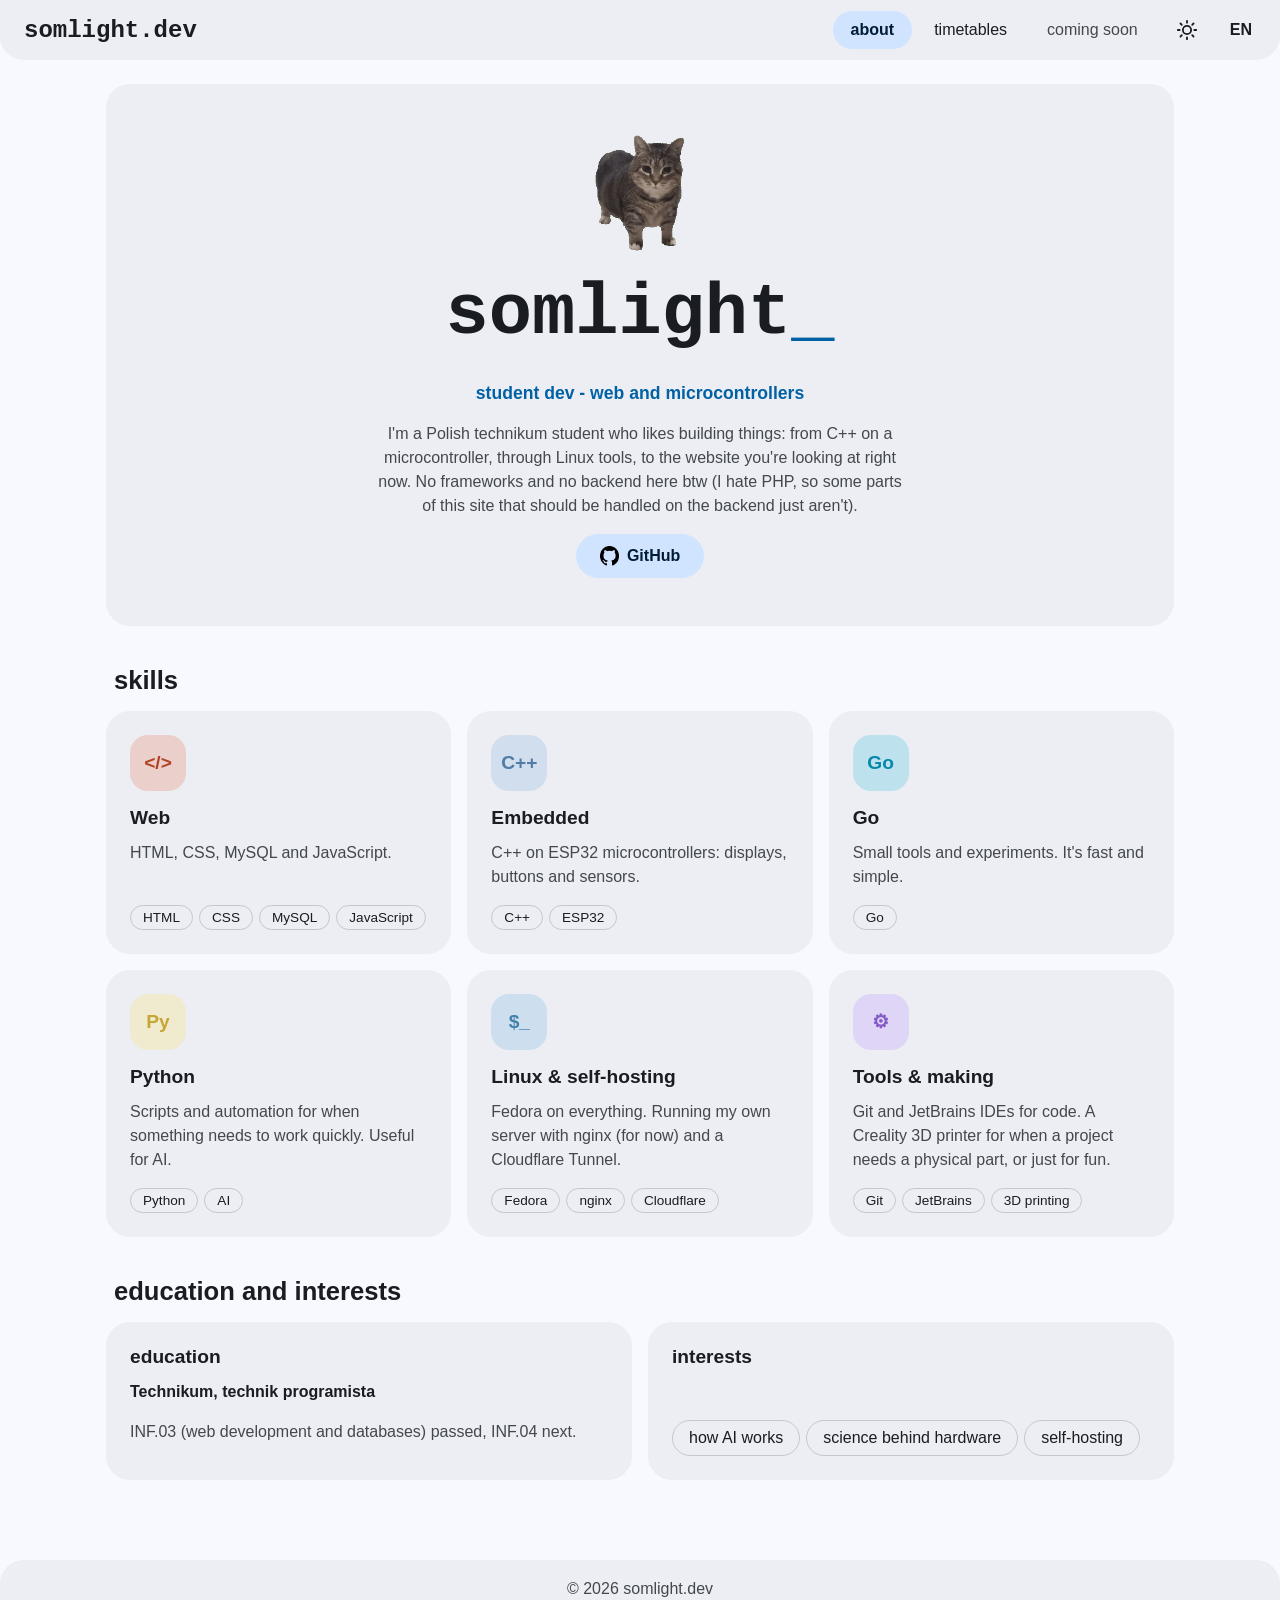
<file: index.html>
<!doctype html>
<html lang="en">
<head>
    <meta http-equiv="refresh" content="0; url=/about/">
    <meta charset="UTF-8">
    <meta name="viewport" content="width=device-width, initial-scale=1.0">
    <title>somlight.dev</title>

    <link rel="stylesheet" href="/theme.css">
    <script src="/layout.js"></script>
</head>
<body>
<main>nothing here (yet)</main>
</body>
</html>
</file>
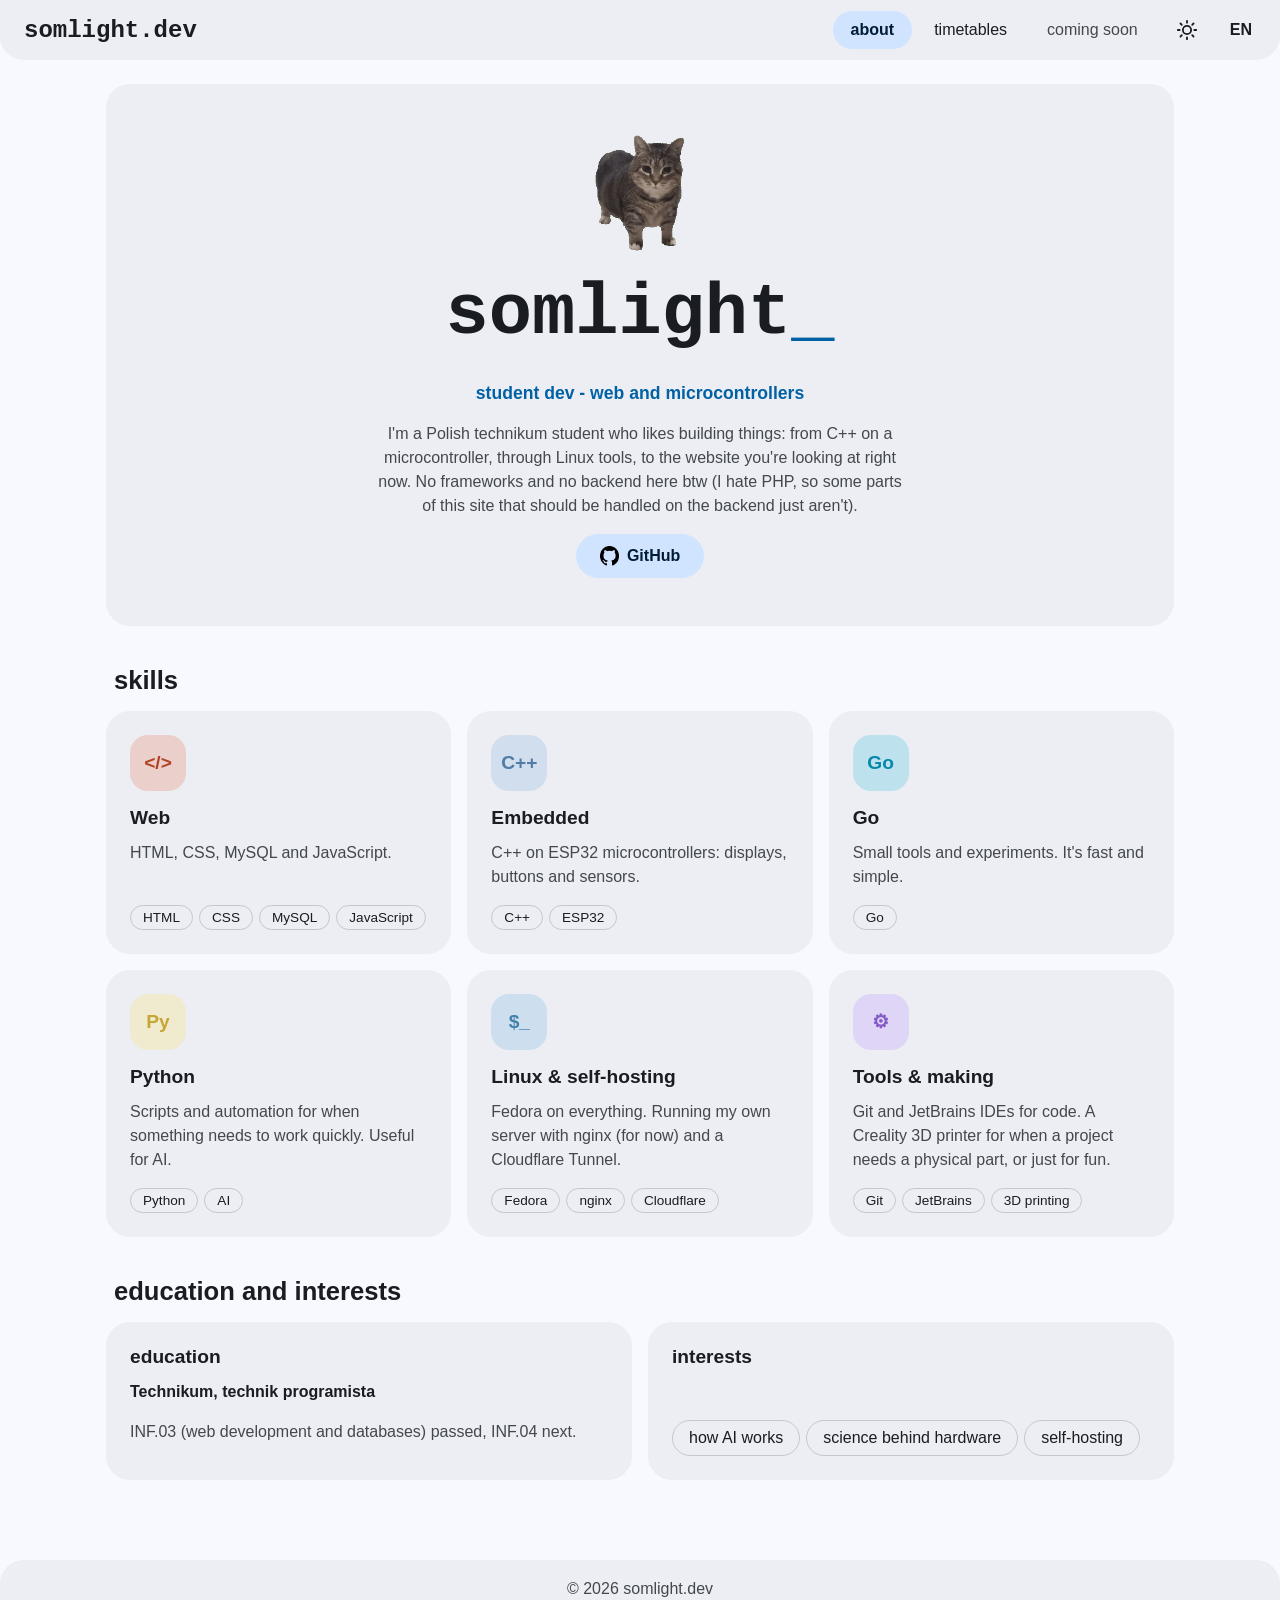
<file: about/index.html>
<!doctype html>
<html lang="en">
<head>
    <meta charset="UTF-8">
    <meta name="viewport" content="width=device-width, initial-scale=1.0">
    <title>somlight.dev</title>
    <meta name="description" content="somlight - student developer: web, embedded C++, Linux and self-hosting.">

    <link rel="stylesheet" href="/theme.css">
    <link rel="stylesheet" href="style.css">
    <script src="/layout.js"></script>
</head>
<body>
<main>

    <section id="hero" class="card">
        <div id="catCon">
            <span id="petCnt"></span>
            <img src="cat.png" alt="" id="cat">
        </div>
        <p id="nickname">somlight<span id="blinker">_</span></p>
        <p class="tagline" data-translation-id="hero.tagline">student dev - web and microcontrollers</p>
        <p class="bio" data-translation-id="hero.bio">I'm a Polish technikum student who likes building things: from C++ on a microcontroller, through Linux tools, to the website you're looking at right now. No frameworks and no backend here btw (I hate PHP, so some parts of this site that should be handled on the backend just aren't).</p>
        <div class="heroLinks">
            <a class="pillBtn" href="https://github.com/somlight">
                <img src="github.png" alt="" id="linkIcon">
                GitHub
            </a>
        </div>
    </section>

    <section>
        <h2 data-translation-id="skills.title">skills</h2>
        <div class="grid">
            <article class="card">
                <div class="badge web">&lt;/&gt;</div>
                <h3 data-translation-id="skills.web.title">Web</h3>
                <p data-translation-id="skills.web.desc">HTML, CSS, MySQL and JavaScript.</p>
                <ul class="chips"><li>HTML</li><li>CSS</li><li>MySQL</li><li>JavaScript</li></ul>
            </article>

            <article class="card">
                <div class="badge cpp">C++</div>
                <h3 data-translation-id="skills.embedded.title">Embedded</h3>
                <p data-translation-id="skills.embedded.desc">C++ on ESP32 microcontrollers: displays, buttons and sensors.</p>
                <ul class="chips"><li>C++</li><li>ESP32</li></ul>
            </article>

            <article class="card">
                <div class="badge go">Go</div>
                <h3>Go</h3>
                <p data-translation-id="skills.go.desc">Small tools and experiments. It's fast and simple.</p>
                <ul class="chips"><li>Go</li></ul>
            </article>

            <article class="card">
                <div class="badge py">Py</div>
                <h3>Python</h3>
                <p data-translation-id="skills.python.desc">Scripts and automation for when something needs to work quickly. Useful for AI.</p>
                <ul class="chips"><li>Python</li><li>AI</li></ul>
            </article>

            <article class="card">
                <div class="badge linux">$_</div>
                <h3 data-translation-id="skills.linux.title">Linux &amp; self-hosting</h3>
                <p data-translation-id="skills.linux.desc">Fedora on everything. Running my own server with nginx (for now) and a Cloudflare Tunnel.</p>
                <ul class="chips"><li>Fedora</li><li>nginx</li><li>Cloudflare</li></ul>
            </article>

            <article class="card">
                <div class="badge tools">⚙</div>
                <h3 data-translation-id="skills.tools.title">Tools &amp; making</h3>
                <p data-translation-id="skills.tools.desc">Git and JetBrains IDEs for code. A Creality 3D printer for when a project needs a physical part, or just for fun.</p>
                <ul class="chips"><li>Git</li><li>JetBrains</li><li data-translation-id="chip.3dPrint">3D printing</li></ul>
            </article>
        </div>
    </section>

    <section>
        <h2 data-translation-id="eduInt.title">education and interests</h2>
        <div class="grid two">
            <article class="card">
                <h3 data-translation-id="edu.title">education</h3>
                <p class="school" data-translation-id="edu.school">Technikum, technik programista</p>
                <p data-translation-id="edu.desc">INF.03 (web development and databases) passed, INF.04 next.</p>
            </article>
            <article class="card">
                <h3 data-translation-id="interests.title">interests</h3>
                <ul class="chips big">
                    <li data-translation-id="interests.ai">how AI works</li>
                    <li data-translation-id="interests.hardware">science behind hardware</li>
                    <li data-translation-id="interests.selfHost">self-hosting</li>
                </ul>
            </article>
        </div>
    </section>

</main>
<script src="strings.js"></script>
<script src="index.js"></script>
</body>
</html>
</file>
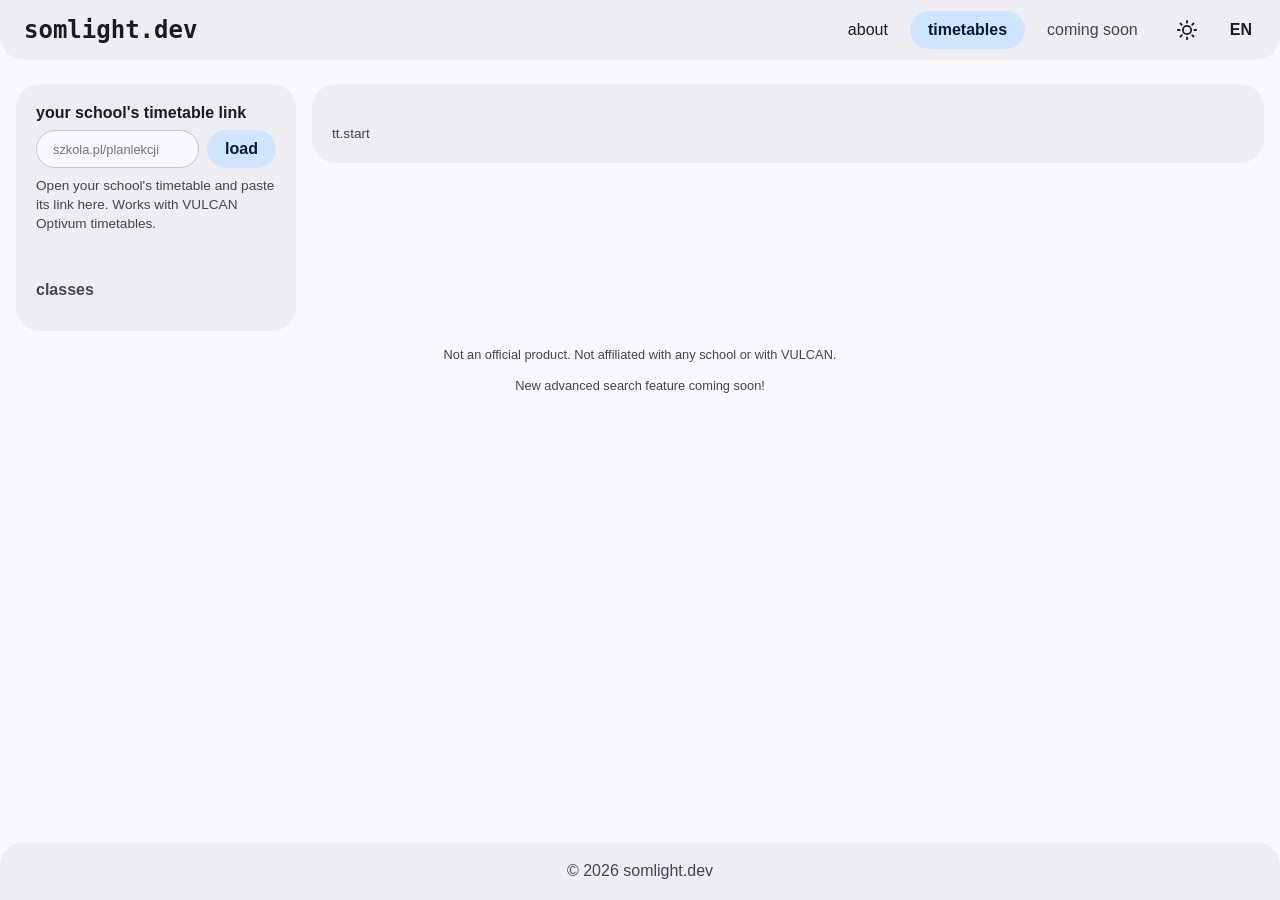
<file: timetableSearch/index.html>
<!doctype html>
<html lang="en">
<head>
    <meta charset="UTF-8">
    <meta name="viewport" content="width=device-width, initial-scale=1.0">
    <title>timetables · somlight.dev</title>

    <link rel="stylesheet" href="/theme.css">
    <link rel="stylesheet" href="style.css">
    <script src="/layout.js"></script>
</head>
<body>
<main>
    <div id="app">
        <aside id="sidebar" class="panel">
            <form id="schoolForm">
                <label for="schoolUrl" data-translation-id="tt.urlLabel">your school's timetable link</label>
                <div class="inputRow">
                    <input type="text" id="schoolUrl" placeholder="szkola.pl/planlekcji" autocomplete="off">
                    <button type="submit" class="btn" data-translation-id="tt.load">load</button>
                </div>
                <p class="hint" data-translation-id="tt.hint">Open your school's timetable and paste its link here. Works with VULCAN Optivum timetables.</p>
            </form>

            <div class="inputRow" id="savedRow">
                <select id="schoolSelect" aria-label="saved schools"></select>
                <button type="button" class="btn ghost" id="refreshBtn" data-translation-id="tt.refresh">refresh</button>
            </div>

            <p id="infoBox" aria-live="polite"></p>

            <h3 data-translation-id="tt.classes">classes</h3>
            <div id="classList"></div>
        </aside>

        <section id="content" class="panel">
            <h2 id="classTitle"></h2>
            <div id="tableCon">
                <p class="hint" data-translation-id="tt.pick">Pick a class on the left.</p>
            </div>
        </section>
    </div>

    <p class="disclaimer" data-translation-id="tt.disclaimer">Not an official product. Not affiliated with any school or with VULCAN.</p>
    <p class="disclaimer" data-translation-id="tt.soonInfo">New advanced search feature coming soon!</p>
</main>

<noscript>This page needs JavaScript to work.</noscript>
<script src="strings.js"></script>
<script src="script.js"></script>
</body>
</html>
</file>
<file: theme.css>
/* ---------- colors ---------- */
:root {
    --bg: #111418;
    --surface: #1d2024;
    --surface-high: #282a2f;
    --text: #e2e2e9;
    --muted: #c3c7cf;
    --accent: #9ecaff;
    --on-accent: #003258;
    --accent-container: #00497d;
    --on-accent-container: #d1e4ff;
    --border: #43474e;
}

[data-theme="light"] {
    --bg: #f8f9ff;
    --surface: #eceef4;
    --surface-high: #e0e2e8;
    --text: #191c20;
    --muted: #43474e;
    --accent: #0061a4;
    --on-accent: #ffffff;
    --accent-container: #d1e4ff;
    --on-accent-container: #001d36;
    --border: #c3c7cf;
}

/* ---------- base ---------- */
* {
    box-sizing: border-box;
}

html {
    scrollbar-width: none;
}
::-webkit-scrollbar {
    display: none;
}

body, header, footer, main, nav, a, button, div {
    transition: background-color 0.2s, color 0.2s, border-color 0.2s;
}

body {
    margin: 0;
    min-height: 100vh;
    display: flex;
    flex-direction: column;
    background-color: var(--bg);
    color: var(--text);
    font-family: sans-serif;
}

main {
    flex: 1;
}

a {
    color: var(--accent);
}

/* ---------- header ---------- */
header {
    position: relative;
    display: flex;
    align-items: center;
    gap: 8px;
    margin-bottom: 24px;
    padding: 8px 16px 8px 24px;
    background-color: var(--surface);
    border-radius: 0 0 24px 24px;
}

#logo {
    margin-right: auto;
    color: var(--text);
    text-decoration: none;
    font-family: monospace;
    font-size: 1.5rem;
    font-weight: bold;
}

#navList {
    display: flex;
    gap: 4px;
    margin: 0;
    padding: 0;
    list-style: none;
}

#navList a {
    display: block;
    padding: 10px 18px;
    border-radius: 999px;
    color: var(--text);
    text-decoration: none;
}

#navList a:hover {
    background-color: var(--surface-high);
}

#navList a.active {
    background-color: var(--accent-container);
    color: var(--on-accent-container);
    font-weight: 600;
}

#navList a.soon {
    color: var(--muted);
}

.iconBtn {
    display: grid;
    place-items: center;
    min-width: 44px;
    height: 44px;
    padding: 0 12px;
    border: none;
    border-radius: 999px;
    background-color: transparent;
    color: var(--text);
    font: inherit;
    font-weight: 600;
    cursor: pointer;
}

.iconBtn:hover {
    background-color: var(--surface-high);
}

.iconBtn svg {
    width: 22px;
    height: 22px;
}

.iconSun { display: none; }
[data-theme="light"] .iconSun { display: block; }
[data-theme="light"] .iconMoon { display: none; }

#menuBtn {
    display: none;
}

/* ---------- mobile: nav into a dropdown ---------- */
@media (max-width: 820px) {
    #menuBtn {
        display: grid;
    }

    nav {
        display: none;
        position: absolute;
        top: calc(100% + 24px);
        right: 16px;
        z-index: 10;
        min-width: 220px;
        padding: 8px;
        background-color: var(--surface);
        border: 1px solid var(--border);
        border-radius: 24px;
        box-shadow: 0 8px 24px rgb(0 0 0 / 0.25);
    }

    nav.open {
        display: block;
    }

    #navList {
        flex-direction: column;
    }
}

/* ---------- footer ---------- */
footer {
    margin-top: 40px;
    padding: 20px 16px;
    background-color: var(--surface);
    border-radius: 24px 24px 0 0;
    color: var(--muted);
    text-align: center;
}
</file>
<file: about/style.css>
main {
    width: min(1100px, 100%);
    margin: 0 auto;
    padding: 0 16px;
}

section {
    margin-bottom: 40px;
}

h2 {
    margin: 0 0 16px 8px;
    font-size: 1.6rem;
}

h3 {
    margin: 0 0 8px;
    font-size: 1.2rem;
}

.card {
    display: flex;
    flex-direction: column;
    gap: 4px;
    padding: 24px;
    background-color: var(--surface);
    border-radius: 24px;
}

.card p {
    margin: 0 0 12px;
    color: var(--muted);
    line-height: 1.5;
}

.card .school {
    color: var(--text);
    font-weight: 600;
}

.grid {
    display: grid;
    grid-template-columns: repeat(auto-fit, minmax(260px, 1fr));
    gap: 16px;
}

.grid.two {
    grid-template-columns: repeat(auto-fit, minmax(320px, 1fr));
}

.badge {
    --c: var(--accent);
    display: grid;
    place-items: center;
    width: 56px;
    height: 56px;
    margin-bottom: 12px;
    border-radius: 18px;
    background-color: color-mix(in srgb, var(--c) 20%, transparent);
    color: color-mix(in srgb, var(--c) 75%, var(--text));
    font-size: 1.2rem;
    font-weight: bold;
}

.badge.web { --c: #e34f26; }
.badge.cpp { --c: #659ad2; }
.badge.go { --c: #00add8; }
.badge.py { --c: #ffd43b; }
.badge.linux { --c: #51a2da; }
.badge.tools { --c: #a970ff; }

.chips {
    display: flex;
    flex-wrap: wrap;
    gap: 6px;
    margin: auto 0 0;
    padding: 0;
    list-style: none;
}

.chips li {
    padding: 4px 12px;
    border: 1px solid var(--border);
    border-radius: 999px;
    font-size: 0.85rem;
}

.chips.big li {
    padding: 8px 16px;
    font-size: 1rem;
}

#hero {
    align-items: center;
    padding: 48px 24px;
    text-align: center;
}

#nickname {
    margin: 0 0 8px;
    font-family: monospace;
    font-size: clamp(2.5rem, 8vw, 4.5rem);
    font-weight: bold;
    color: var(--text);
    user-select: none;
}

#blinker {
    color: var(--accent);
    animation: blink 1.2s step-end infinite;
}

@keyframes blink {
    50% { opacity: 0; }
}

#hero .tagline {
    color: var(--accent);
    font-weight: 600;
    font-size: 1.1rem;
}

#hero .bio {
    max-width: 60ch;
}

.heroLinks {
    display: flex;
    flex-wrap: wrap;
    justify-content: center;
    gap: 8px;
}

.pillBtn {
    display: inline-flex;
    align-items: center;
    gap: 8px;
    padding: 12px 24px;
    border-radius: 999px;
    background-color: var(--accent-container);
    color: var(--on-accent-container);
    font-weight: 600;
    text-decoration: none;
    transition: transform 0.1s ease-in-out, background-color 0.2s;
}

.pillBtn:hover {
    transform: scale(1.05);
}

.pillBtn:active {
    transform: scale(0.95);
}

#linkIcon {
    width: 1.2em;
}

[data-theme="light"] #linkIcon {
    filter: invert(1);
}

#catCon {
    position: relative;
}

#cat {
    width: 120px;
    cursor: pointer;
    user-select: none;
    -webkit-user-drag: none;
    transition: transform 0.1s ease-in-out;
}

#cat:hover {
    transform: scale(1.05);
}

#cat:active {
    transform: scale(0.95, 0.85);
}

#petCnt {
    position: absolute;
    top: 0;
    right: -16px;
    color: var(--accent);
    font-weight: bold;
}

.dvdCat {
    position: fixed;
    width: 200px;
    z-index: 100;
    pointer-events: none;
}

@keyframes rainbow {
    from { filter: sepia(1) saturate(5) hue-rotate(0deg); }
    to { filter: sepia(1) saturate(5) hue-rotate(360deg); }
}

.rainbow {
    animation: rainbow 1s linear infinite;
}
</file>
<file: timetableSearch/style.css>
main {
    width: min(1400px, 100%);
    margin: 0 auto;
    padding: 0 16px;
}

#app {
    display: grid;
    grid-template-columns: 280px 1fr;
    gap: 16px;
    align-items: start;
}

.panel {
    padding: 20px;
    background-color: var(--surface);
    border-radius: 24px;
}

h2, h3 {
    margin: 0 0 12px;
}

h3 {
    margin-top: 20px;
    font-size: 1rem;
    color: var(--muted);
}

.hint {
    margin: 8px 0 0;
    color: var(--muted);
    font-size: 0.85rem;
    line-height: 1.4;
}

.disclaimer {
    margin: 16px 0 0;
    color: var(--muted);
    font-size: 0.8rem;
    text-align: center;
}

label {
    display: block;
    margin-bottom: 8px;
    font-weight: 600;
}

.inputRow {
    display: flex;
    gap: 8px;
    margin-top: 12px;
}

#schoolForm .inputRow {
    margin-top: 0;
}

input, select {
    flex: 1;
    min-width: 0;
    padding: 10px 16px;
    border: 1px solid var(--border);
    border-radius: 999px;
    background-color: var(--bg);
    color: var(--text);
    font: inherit;
    font-size: 0.8rem;
}

input:focus, select:focus {
    outline: 2px solid var(--accent);
    outline-offset: -1px;
}

.btn {
    padding: 10px 18px;
    border: none;
    border-radius: 999px;
    background-color: var(--accent-container);
    color: var(--on-accent-container);
    font: inherit;
    font-weight: 600;
    cursor: pointer;
}

.btn.ghost {
    background-color: transparent;
    border: 1px solid var(--border);
    color: var(--text);
}

.btn:disabled {
    opacity: 0.5;
    cursor: wait;
}

#infoBox {
    min-height: 1.2em;
    margin: 12px 0 0;
    color: var(--muted);
    font-size: 0.85rem;
}

#infoBox.error {
    color: #ff8a80;
}

[data-theme="light"] #infoBox.error {
    color: #b3261e;
}

#classList {
    display: flex;
    flex-wrap: wrap;
    gap: 6px;
}

.classBtn {
    padding: 6px 12px;
    border: 1px solid var(--border);
    border-radius: 999px;
    background-color: transparent;
    color: var(--text);
    font: inherit;
    font-size: 0.9rem;
    cursor: pointer;
}

.classBtn:hover {
    background-color: var(--surface-high);
}

.classBtn.active {
    background-color: var(--accent-container);
    border-color: transparent;
    color: var(--on-accent-container);
    font-weight: 600;
}

#content {
    min-width: 0;
}

#tableCon {
    overflow-x: auto;
}

table {
    width: 100%;
    border-collapse: separate;
    border-spacing: 4px;
}

th {
    padding: 6px;
    color: var(--muted);
    font-weight: 600;
    font-size: 0.85rem;
}

.periodCell {
    width: 1%;
    white-space: nowrap;
}

.periodNr {
    display: block;
    color: var(--text);
    font-size: 1rem;
}

.periodHours {
    display: block;
    font-weight: normal;
    font-size: 0.75rem;
}

td {
    height: 1px;
    vertical-align: top;
    min-width: 170px;
}

.slot {
    display: flex;
    gap: 4px;
    height: 100%;
}

.lesson {
    position: relative;
    flex: 1;
    min-width: 0;
    display: flex;
    flex-direction: column;
    gap: 2px;
    padding: 8px;
    background-color: var(--surface-high);
    border-radius: 12px;
}

.groupTag {
    align-self: flex-start;
    padding: 1px 8px;
    border-radius: 999px;
    background-color: var(--accent-container);
    color: var(--on-accent-container);
    font-size: 0.7rem;
    font-weight: 600;
}

.subject {
    font-weight: 600;
    font-size: 0.9rem;
    overflow-wrap: break-word;
}

.meta {
    display: flex;
    flex-wrap: wrap;
    gap: 0 8px;
    white-space: nowrap;
    color: var(--muted);
    font-size: 0.8rem;
}

.meta span[title]:not([title=""]) {
    cursor: help;
}

@media (max-width: 820px) {
    #app {
        grid-template-columns: 1fr;
    }
}

#savedRow[hidden] {
    display: none;
}

.slot:has(.lesson + .lesson) .subject {
    font-size: 0.8rem;
}
</file>
